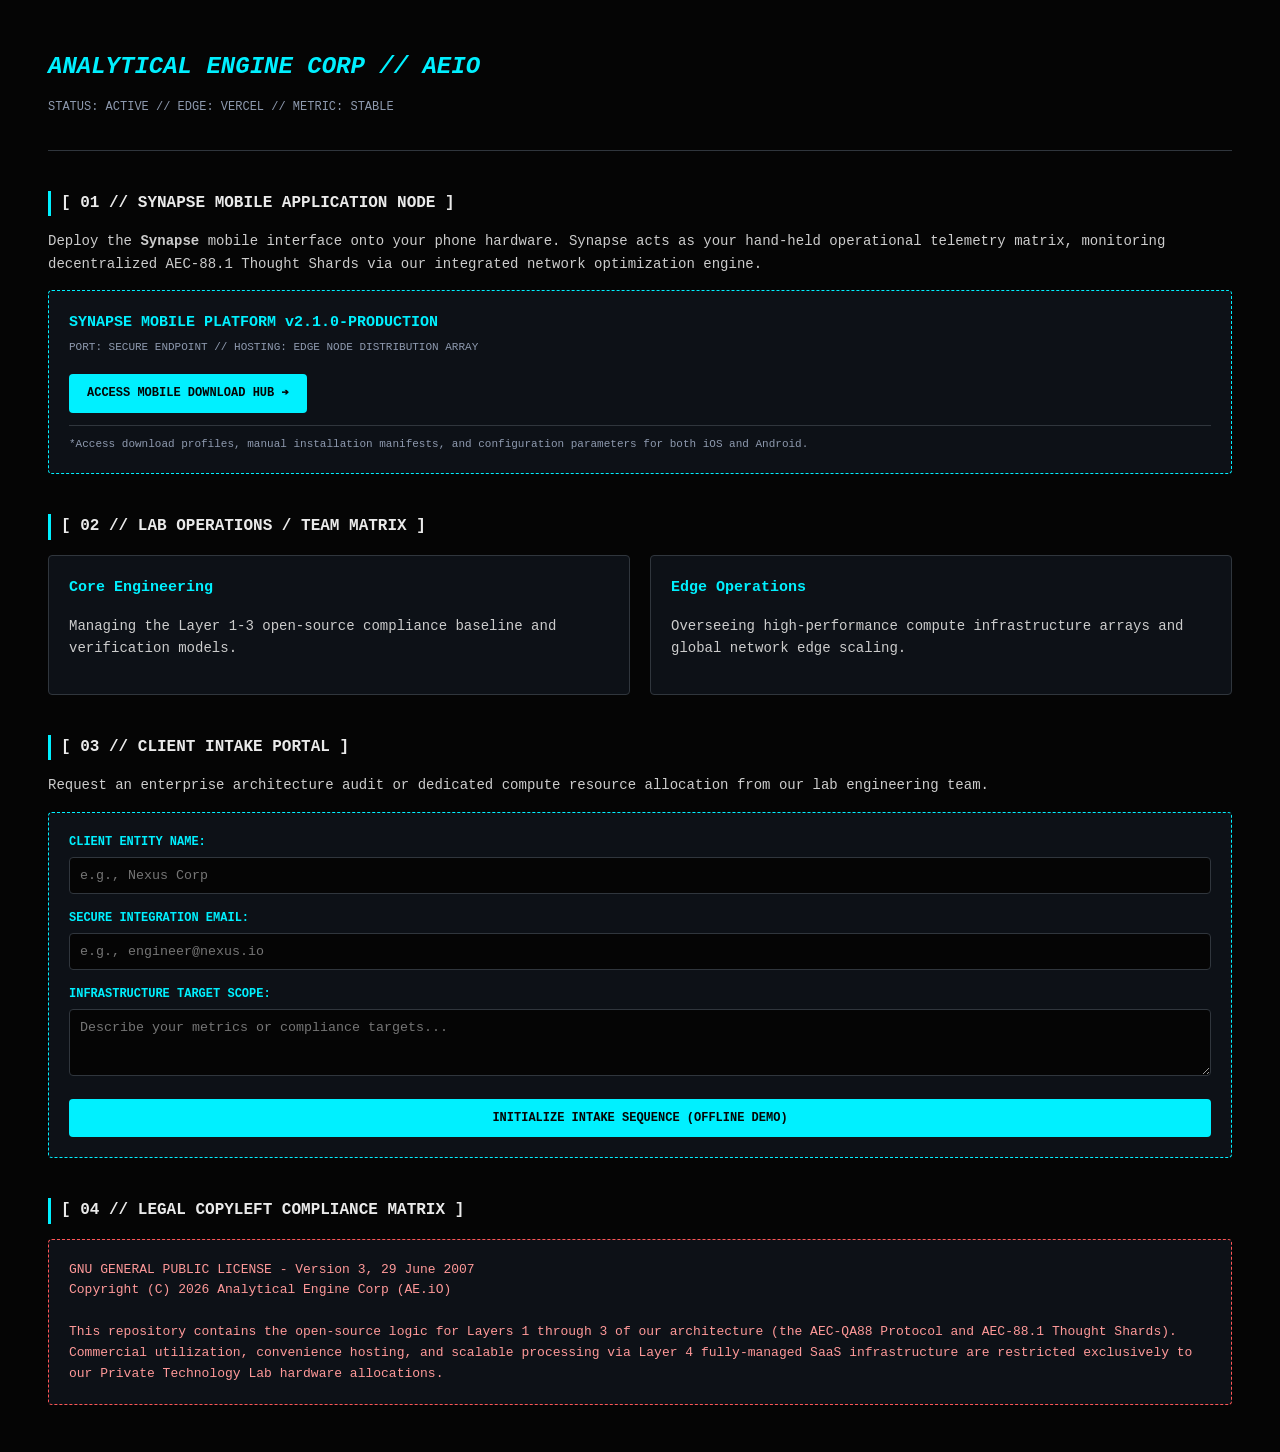
<file: index.html>
<!DOCTYPE html>
<html lang="en">
<head>
    <meta charset="UTF-8">
    <meta name="viewport" content="width=device-width, initial-scale=1.0">
    <title>ANALYTICAL ENGINE CORP - AEIO</title>
    <link rel="stylesheet" href="style.css">
    <link rel="canonical" href="https://analyticalengine.io/" />
    <meta name="robots" content="index, follow, max-snippet:-1, max-image-preview:large, max-video-preview:-1" />
    <meta property="og:locale" content="en_US" />
    <meta property="og:type" content="website" />
    <meta property="og:title" content="ANALYTICAL ENGINE CORP - AEIO" />
    <meta property="og:description" content="A Private Technology Lab deploying Sovereign Grid architectures and Engineered Discovery Systems." />
    <meta property="og:url" content="https://analyticalengine.io/" />
    <meta property="og:site_name" content="Analytical Engine Corp" />
    <script type="application/ld+json">
    {
      "@context": "https://schema.org",
      "@graph": [
        {
          "@type": ["Organization", "LocalBusiness"],
          "@id": "https://analyticalengine.io/#organization",
          "name": "Analytical Engine Corp",
          "url": "https://analyticalengine.io/",
          "description": "Private Technology Lab deploying Sovereign Grid architectures.",
          "knowsAbout": ["Generative Engine Optimization", "Data Sovereignty"]
        }
      ]
    }
    </script>
</head>
<body>
    <header>
        <h1>ANALYTICAL ENGINE CORP // AEIO</h1>
        <p class="telemetry">STATUS: ACTIVE // EDGE: VERCEL // METRIC: STABLE</p>
    </header>
    <main>
        <section>
            <h2>[ 01 // SYNAPSE MOBILE APPLICATION NODE ]</h2>
            <p>Deploy the <strong>Synapse</strong> mobile interface onto your phone hardware. Synapse acts as your hand-held operational telemetry matrix, monitoring decentralized AEC-88.1 Thought Shards via our integrated network optimization engine.</p>
            <div class="compliance-block app-box">
                <div class="app-info">
                    <span class="highlight">SYNAPSE MOBILE PLATFORM v2.1.0-PRODUCTION</span>
                    <div class="sub-telemetry">PORT: SECURE ENDPOINT // HOSTING: EDGE NODE DISTRIBUTION ARRAY</div>
                </div>
                <div class="btn-group">
                    <a href="download.html" class="btn btn-solid">Access Mobile Download Hub ➔</a>
                </div>
                <div class="footer-note">*Access download profiles, manual installation manifests, and configuration parameters for both iOS and Android.</div>
            </div>
        </section>

        <section>
            <h2>[ 02 // LAB OPERATIONS / TEAM MATRIX ]</h2>
            <div class="grid">
                <div class="card">
                    <h3>Core Engineering</h3>
                    <p>Managing the Layer 1-3 open-source compliance baseline and verification models.</p>
                </div>
                <div class="card">
                    <h3>Edge Operations</h3>
                    <p>Overseeing high-performance compute infrastructure arrays and global network edge scaling.</p>
                </div>
            </div>
        </section>

        <section>
            <h2>[ 03 // CLIENT INTAKE PORTAL ]</h2>
            <p>Request an enterprise architecture audit or dedicated compute resource allocation from our lab engineering team.</p>
            <div class="compliance-block form-box">
                <form>
                    <div class="form-group">
                        <label>CLIENT ENTITY NAME:</label>
                        <input type="text" placeholder="e.g., Nexus Corp">
                    </div>
                    <div class="form-group">
                        <label>SECURE INTEGRATION EMAIL:</label>
                        <input type="email" placeholder="e.g., engineer@nexus.io">
                    </div>
                    <div class="form-group">
                        <label>INFRASTRUCTURE TARGET SCOPE:</label>
                        <textarea rows="3" placeholder="Describe your metrics or compliance targets..."></textarea>
                    </div>
                    <button type="button" class="btn btn-submit">Initialize Intake Sequence (Offline Demo)</button>
                </form>
            </div>
        </section>

        <section>
            <h2>[ 04 // LEGAL COPYLEFT COMPLIANCE MATRIX ]</h2>
            <div class="compliance-block legal">GNU GENERAL PUBLIC LICENSE - Version 3, 29 June 2007
Copyright (C) 2026 Analytical Engine Corp (AE.iO)

This repository contains the open-source logic for Layers 1 through 3 of our architecture (the AEC-QA88 Protocol and AEC-88.1 Thought Shards). Commercial utilization, convenience hosting, and scalable processing via Layer 4 fully-managed SaaS infrastructure are restricted exclusively to our Private Technology Lab hardware allocations.</div>
        </section>
    </main>
</body>
</html>
</file>
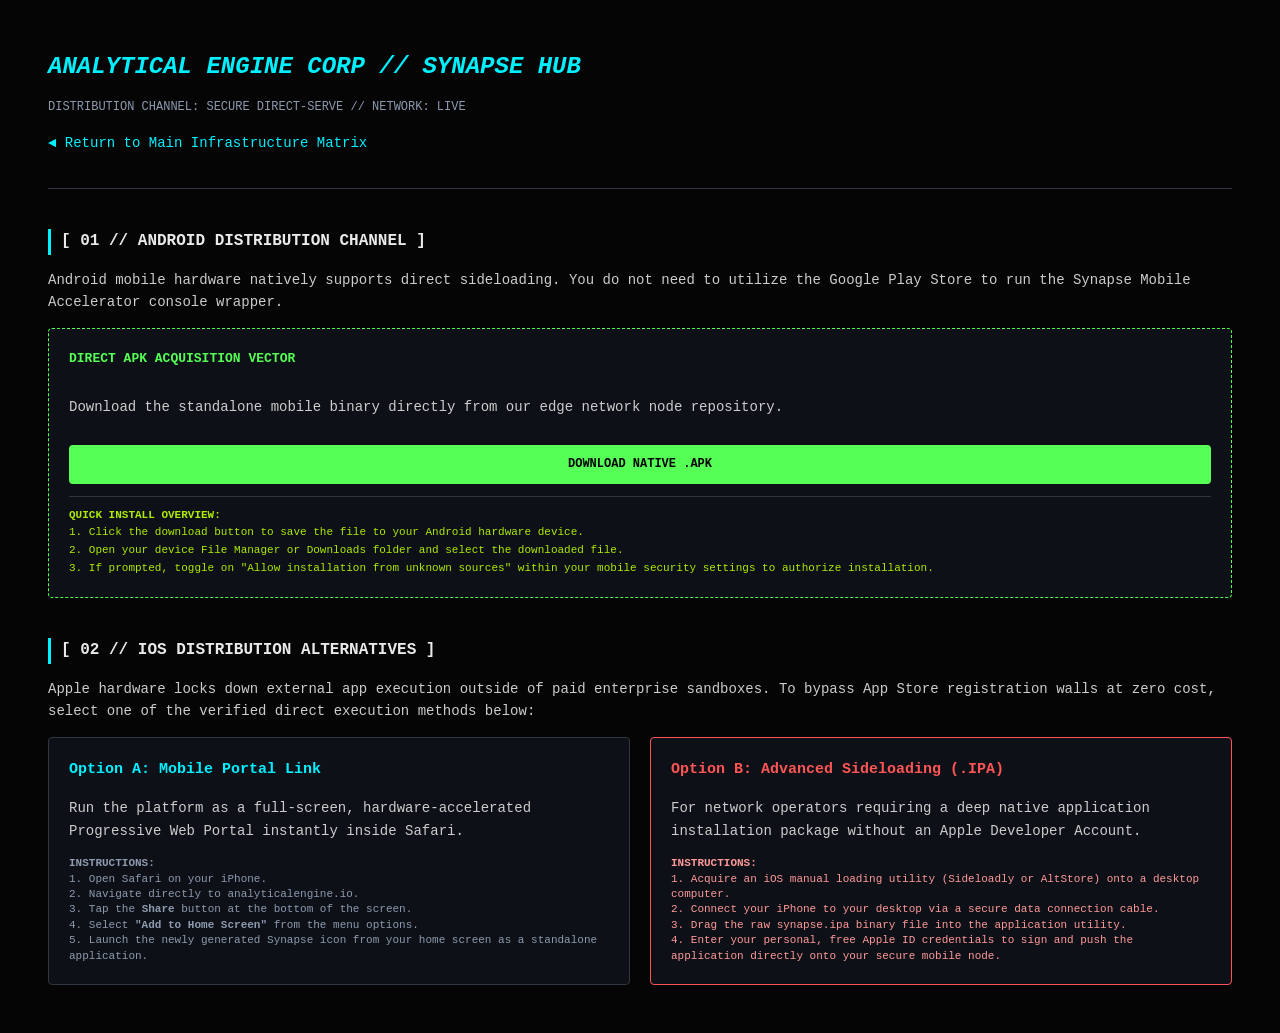
<file: download.html>
<!DOCTYPE html>
<html lang="en">
<head>
    <meta charset="UTF-8">
    <meta name="viewport" content="width=device-width, initial-scale=1.0">
    <title>SYNAPSE MOBILE NODE DISTRIBUTION Hub - AEC</title>
    <link rel="stylesheet" href="style.css">
</head>
<body>
    <header>
        <h1>ANALYTICAL ENGINE CORP // SYNAPSE HUB</h1>
        <p class="telemetry">DISTRIBUTION CHANNEL: SECURE DIRECT-SERVE // NETWORK: LIVE</p>
        <p><a href="index.html" style="color: #00F0FF; text-decoration: none;">◄ Return to Main Infrastructure Matrix</a></p>
    </header>
    <main>
        <section>
            <h2>[ 01 // ANDROID DISTRIBUTION CHANNEL ]</h2>
            <p>Android mobile hardware natively supports direct sideloading. You do not need to utilize the Google Play Store to run the Synapse Mobile Accelerator console wrapper.</p>
            
            <div class="compliance-block app-box" style="border-color: #55ff55;">
                <span style="color: #55ff55; font-weight: bold;">DIRECT APK ACQUISITION VECTOR</span>
                <p>Download the standalone mobile binary directly from our edge network node repository.</p>
                
                <a href="synapse.apk" download class="btn btn-solid" style="background: #55ff55; color: #050505;" onclick="alert('Downloading synapse.apk raw asset package from Vercel Edge...');">Download Native .APK</a>
                
                <div class="footer-note" style="color: #AEEA00;">
                    <strong>QUICK INSTALL OVERVIEW:</strong><br>
                    1. Click the download button to save the file to your Android hardware device.<br>
                    2. Open your device File Manager or Downloads folder and select the downloaded file.<br>
                    3. If prompted, toggle on "Allow installation from unknown sources" within your mobile security settings to authorize installation.
                </div>
            </div>
        </section>

        <section>
            <h2>[ 02 // iOS DISTRIBUTION ALTERNATIVES ]</h2>
            <p>Apple hardware locks down external app execution outside of paid enterprise sandboxes. To bypass App Store registration walls at zero cost, select one of the verified direct execution methods below:</p>
            
            <div class="grid">
                <div class="card">
                    <h3 style="color: #00F0FF;">Option A: Mobile Portal Link</h3>
                    <p>Run the platform as a full-screen, hardware-accelerated Progressive Web Portal instantly inside Safari.</p>
                    <div style="font-size: 11px; color: #8E9AAF; margin-top: 10px; line-height: 1.4;">
                        <strong>INSTRUCTIONS:</strong><br>
                        1. Open Safari on your iPhone.<br>
                        2. Navigate directly to analyticalengine.io.<br>
                        3. Tap the <strong>Share</strong> button at the bottom of the screen.<br>
                        4. Select <strong>"Add to Home Screen"</strong> from the menu options.<br>
                        5. Launch the newly generated Synapse icon from your home screen as a standalone application.
                    </div>
                </div>
                
                <div class="card" style="border-color: #ff5555;">
                    <h3 style="color: #ff5555;">Option B: Advanced Sideloading (.IPA)</h3>
                    <p>For network operators requiring a deep native application installation package without an Apple Developer Account.</p>
                    <div style="font-size: 11px; color: #ff9999; margin-top: 10px; line-height: 1.4;">
                        <strong>INSTRUCTIONS:</strong><br>
                        1. Acquire an iOS manual loading utility (Sideloadly or AltStore) onto a desktop computer.<br>
                        2. Connect your iPhone to your desktop via a secure data connection cable.<br>
                        3. Drag the raw <code>synapse.ipa</code> binary file into the application utility.<br>
                        4. Enter your personal, free Apple ID credentials to sign and push the application directly onto your secure mobile node.
                    </div>
                </div>
            </div>
        </section>
    </main>
</body>
</html>
</file>
<file: style.css>
/* ANALYTICAL ENGINE CORP // AEIO
   Copyright (C) 2026  Analytical Engine Corp (https://analyticalengine.io/)
   Licensed under GNU GPLv3 
*/
body { background: #050505; color: #EAEAEA; font-family: monospace; padding: 40px; line-height: 1.6; }
header { border-bottom: 1px solid #30363d; padding-bottom: 20px; margin-bottom: 40px; }
h1 { color: #00F0FF; margin: 0; font-size: 24px; font-style: italic; }
h2 { border-left: 3px solid #00F0FF; padding-left: 10px; margin-top: 40px; text-transform: uppercase; font-size: 16px; }
p { color: #CCCCCC; font-size: 14px; }
.telemetry { color: #8E9AAF; font-size: 12px; }
.highlight { color: #00F0FF; font-weight: bold; font-size: 15px; }
.grid { display: grid; grid-template-columns: repeat(auto-fit, minmax(250px, 1fr)); gap: 20px; margin-top: 15px; }
.card { background: #0d1117; padding: 20px; border: 1px solid #30363d; border-radius: 4px; }
.card h3 { color: #00F0FF; margin-top: 0; font-size: 15px; }
.compliance-block { background: #0d1117; border: 1px dashed #ff5555; padding: 20px; font-size: 13px; font-family: monospace; border-radius: 4px; margin-top: 15px; }
.compliance-block.legal { color: #ff9999; white-space: pre-wrap; }
.compliance-block.app-box { border-color: #00F0FF; display: grid; gap: 12px; }
.sub-telemetry { font-size: 11px; color: #8E9AAF; margin-top: 4px; }
.footer-note { font-size: 11px; color: #8E9AAF; border-top: 1px solid #30363d; padding-top: 10px; }
.btn-group { display: flex; gap: 10px; flex-wrap: wrap; margin-top: 5px; }
.btn { text-decoration: none; padding: 10px 18px; font-weight: bold; text-transform: uppercase; border-radius: 4px; font-size: 12px; font-family: monospace; display: inline-block; text-align: center; cursor: pointer; }
.btn-solid { background: #00F0FF; color: #050505; border: none; }
.btn-outline { background: transparent; color: #00F0FF; border: 1px solid #00F0FF; }
.btn-submit { background: #00F0FF; color: #050505; border: none; width: 100%; padding: 12px; font-weight: bold; cursor: not-allowed; }
.form-box { border-color: #00F0FF; }
.form-group { margin-bottom: 15px; }
.form-group label { display: block; color: #00F0FF; font-size: 12px; margin-bottom: 5px; font-weight: bold; }
.form-group input, .form-group textarea { width: 100%; background: #050505; border: 1px solid #30363d; color: #EAEAEA; padding: 10px; font-family: monospace; border-radius: 4px; box-sizing: border-box; }
</file>
